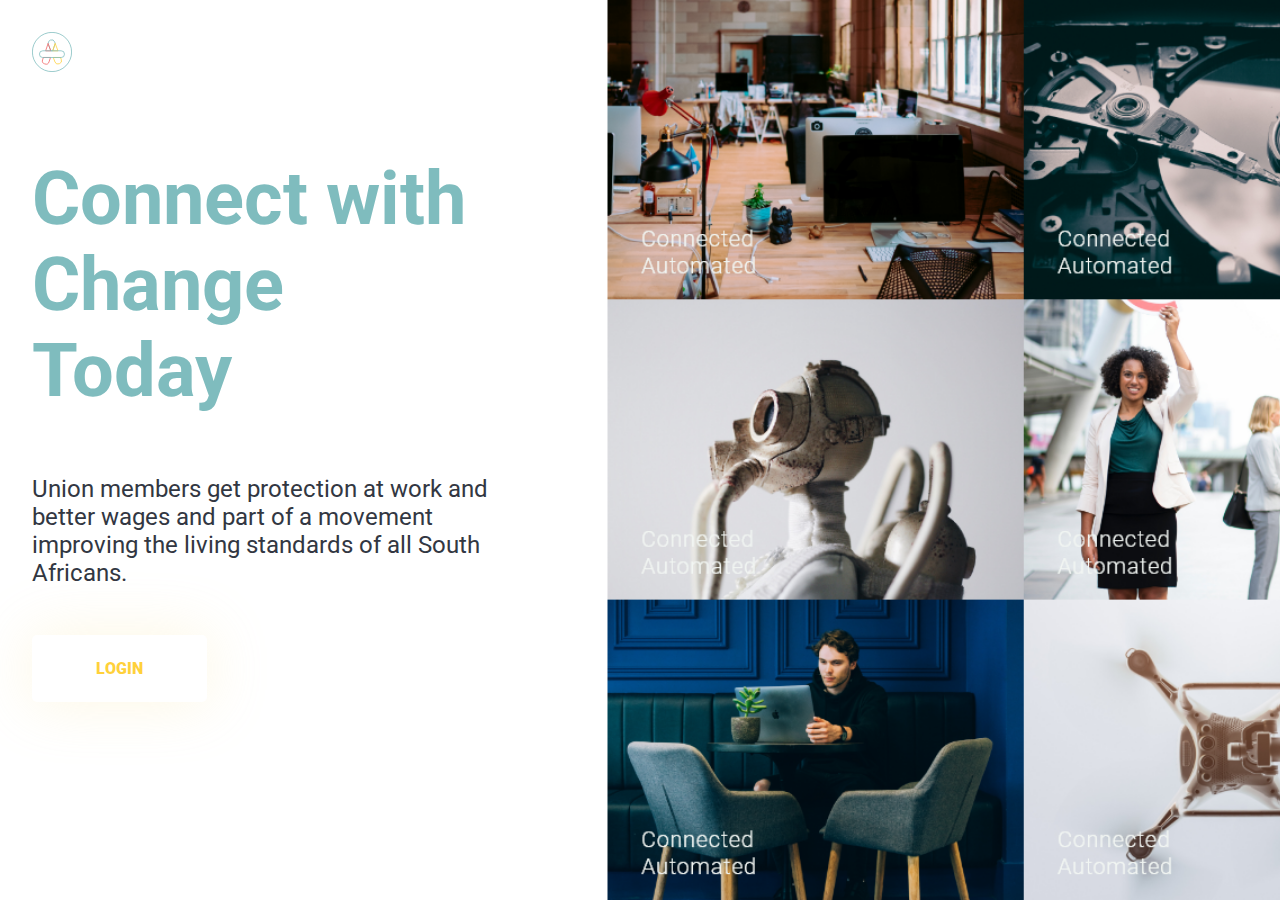
<file: index.html>
<!DOCTYPE html>
<html lang="en">
<head>
    <meta charset="UTF-8">
    <meta name="viewport" content="width=device-width, initial-scale=1.0">
    <meta http-equiv="X-UA-Compatible" content="ie=edge">
    <title>Registration: Personal Infomation</title>
    <link rel="stylesheet" href="css/style.css">
    <link href="https://fonts.googleapis.com/css?family=Roboto" rel="stylesheet"> 
</head>
<body>
    <section class="banner">
        <img src="img/icons/logo.svg" alt="logo">
        <article>
            <h2>Connect with Change Today</h2>
            <p>Union members get protection at work and better wages and part of a movement improving the living standards of all South Africans.</p>
            <a href="personal.html">Login</a>
        </article>
    </section>
</body>
</html>
</file>
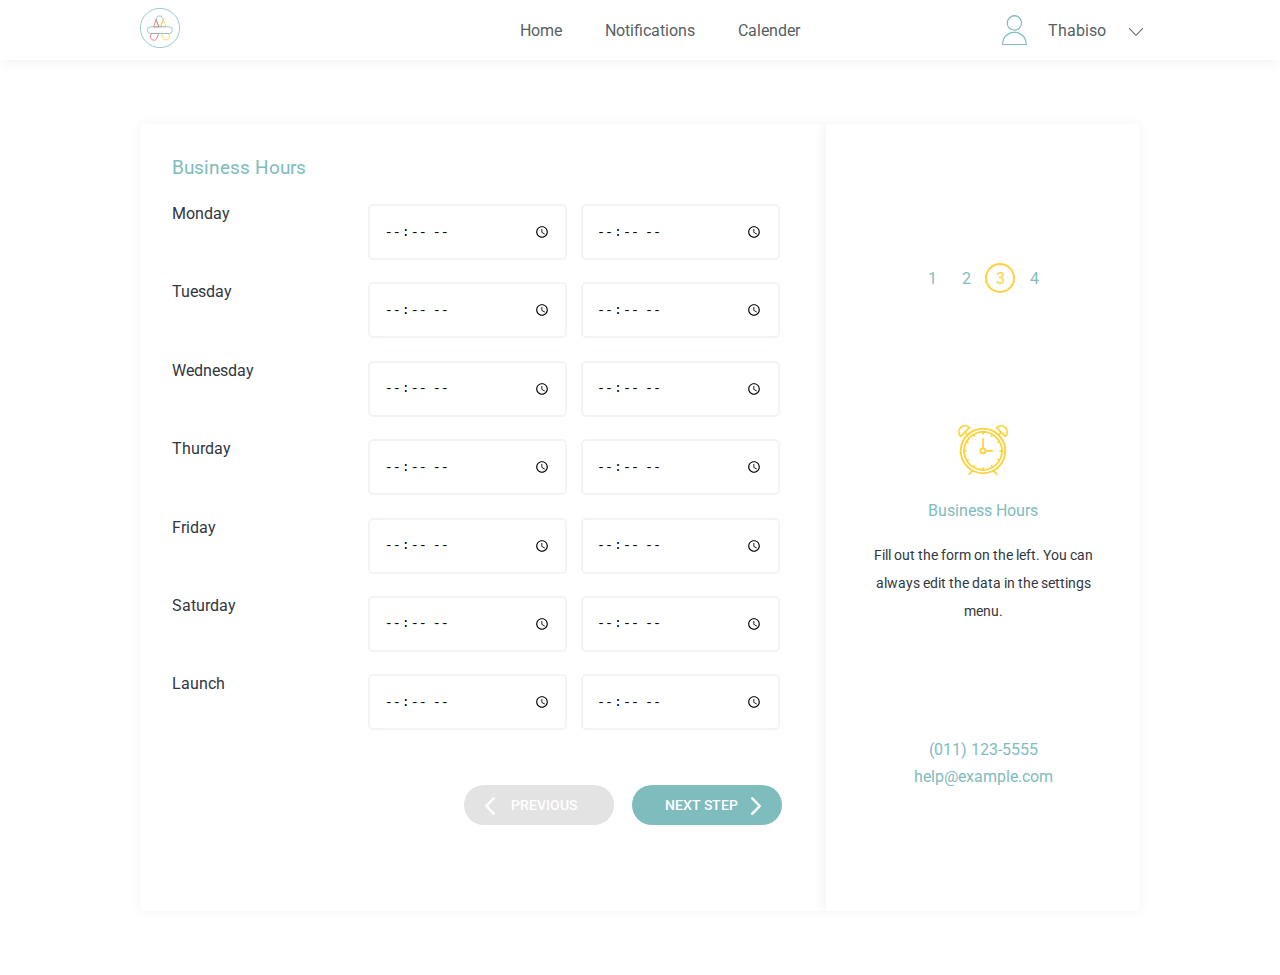
<file: businesshours.html>
<!DOCTYPE html>
<html lang="en">
<head>
    <meta charset="UTF-8">
    <meta name="viewport" content="width=device-width, initial-scale=1.0">
    <meta http-equiv="X-UA-Compatible" content="ie=edge">
    <title>Registration: Company Infomation</title>
    <link rel="stylesheet" href="css/style.css">
    <link href="https://fonts.googleapis.com/css?family=Roboto" rel="stylesheet"> 
</head>

<body>
    <header class="main-header">
        <nav class="main-nav">
            <a class="logo" href="index.html">
                <img src="img/icons/logo.svg" alt="logo">   
             </a>
            <a href="#">
                <svg xmlns="http://www.w3.org/2000/svg" viewBox="0 0 47.083 40">
                    <path d="M19.9 40H6.024V21.082l-4.275-.007h-.018A1.671 1.671 0 0 1 .1 20.006a1.678 1.678 0 0 1 .488-1.848l.012-.006L21.33.978c1.861-1.556 3.241-1.029 4.439.015l20.7 17.161a1.624 1.624 0 0 1 .526 1.8 1.692 1.692 0 0 1-1.666 1.127h-4.272V40H27.176l.022-.634c0-.028 0-.052.006-.07V33.02a1.12 1.12 0 0 0-1.119-1.119h-5.09a1.12 1.12 0 0 0-1.119 1.119v6.28c0 .019 0 .043.006.07zM7.25 38.774h11.4V33.02a2.347 2.347 0 0 1 2.345-2.345h5.091a2.347 2.347 0 0 1 2.344 2.345v5.758h11.4V19.857h5.5a.438.438 0 0 0 .388-.738L24.986 1.936c-1.028-.856-1.588-1.131-2.9.007l-20.7 17.15a.438.438 0 0 0 .348.756l5.518.01z" fill="#a2b3bb"/>
                </svg>
                <span>Home</span>
            </a>
            <a href="#">
                <svg xmlns="http://www.w3.org/2000/svg" viewBox="0 0 39.273 40">
                    <path d="M39.273 7.273a7.273 7.273 0 0 0-14.21-2.182H3.807A3.812 3.812 0 0 0 0 8.9v27.292A3.812 3.812 0 0 0 3.807 40H31.1a3.812 3.812 0 0 0 3.807-3.807V13.934a7.281 7.281 0 0 0 4.366-6.661zm-5.818 28.92a2.355 2.355 0 0 1-2.355 2.352H3.807a2.355 2.355 0 0 1-2.353-2.353V8.9a2.355 2.355 0 0 1 2.353-2.355h20.957a7.578 7.578 0 0 0-.036.727 7.273 7.273 0 0 0 8.727 7.128zm.476-23.438a6.096 6.096 0 0 1-.436.135l-.079.02q-.193.049-.388.085c-.067.012-.135.021-.2.031-.1.015-.2.029-.293.039a6.21 6.21 0 0 1-.531.026 5.841 5.841 0 1 1 1.93-.336z" fill="#a2b3bb"/>
                </svg>
                <span>Notifications</span>
            </a>
            <a href="#">
                <svg xmlns="http://www.w3.org/2000/svg" viewBox="0 0 40 40">
                    <path class="a" d="M36.667 23.768V6.667a3.337 3.337 0 0 0-3.333-3.333h-5V.833a.833.833 0 0 0-1.667 0v2.5h-15v-2.5a.833.833 0 1 0-1.667 0v2.5H3.333A3.337 3.337 0 0 0 0 6.667v26.666a3.337 3.337 0 0 0 3.333 3.333h20.435a9.163 9.163 0 1 0 12.9-12.9zm-35-17.1A1.669 1.669 0 0 1 3.333 5H10v1.667a1.667 1.667 0 1 0 1.667 1.667V5h15v1.667a1.667 1.667 0 1 0 1.667 1.667V5h5A1.669 1.669 0 0 1 35 6.667v5H1.667zM3.333 35a1.669 1.669 0 0 1-1.667-1.667v-20H35v9.345A9.15 9.15 0 0 0 22.679 35zm27.5 3.333a7.5 7.5 0 1 1 7.5-7.5 7.508 7.508 0 0 1-7.5 7.5z" fill="#a2b3bb"/>
                    <path class="a" d="M34.411 27.744l-5.244 5.244-1.911-1.911a.833.833 0 0 0-1.178 1.178l2.5 2.5a.833.833 0 0 0 1.178 0l5.833-5.833a.833.833 0 0 0-1.179-1.178z" fill="#a2b3bb"/>
                </svg>
                <span>Calender</span>
            </a>
            <a class="active" href="#">
                <svg xmlns="http://www.w3.org/2000/svg" viewBox="0 0 33.079 40">
                    <path d="M23.44 23.467l-.1-.046a14.586 14.586 0 0 0-.738-.314q-.408-.164-.829-.306a22.746 22.746 0 0 0-.67-.208c-.343-.1-.69-.19-1.047-.269a14.084 14.084 0 0 0-.368-.071l-.084-.016a14.588 14.588 0 0 0-.637-.11l-.061-.01H18.9l-.061-.008a14.608 14.608 0 0 0-.539-.073l-.627-.052a16.867 16.867 0 0 0-2.326.006l-.222.019-.1.008-.259.023c-.238.025-.475.058-.712.1l-.07.01c-.162.027-.323.057-.482.087-.177.032-.351.067-.526.1a16.817 16.817 0 0 0-1.754.497l-.166.06c-.509.181-1.015.389-1.5.617l-.131.062a16.687 16.687 0 0 0-9.417 14.98c0 .146.01.29.019.434l.034 1.011h32.955l.044-1c.01-.148.019-.295.019-.445a16.662 16.662 0 0 0-9.639-15.086zM1.616 38.377a15.043 15.043 0 0 1 8.56-13.368l.165-.065.019-.019c.4-.184.816-.352 1.236-.5l.133-.048a14.668 14.668 0 0 1 1.593-.453c.156-.033.312-.065.473-.095.128-.023.254-.048.383-.068l.063-.011c.231-.036.463-.07.694-.095l.528-.046a14.117 14.117 0 0 1 2.154 0l.514.043c.127.015.254.032.408.054l.185.027c.193.028.386.062.58.1l.09.017c.109.02.217.041.32.063a17.252 17.252 0 0 1 1.548.431q.378.127.747.274t.7.3l.04.019a15.034 15.034 0 0 1 8.715 13.442H1.616zm10.931-18.479c.121.051.246.1.372.14l.263.1c.1.039.2.077.306.11a10.2 10.2 0 0 0 2.994.469h.082a10.21 10.21 0 0 0 1.041-.054c.116-.011.229-.03.343-.049l.253-.038c.142-.019.284-.04.433-.069.1-.021.2-.048.3-.075l.276-.071c.137-.033.273-.067.408-.109.084-.027.166-.058.248-.089l.222-.08c.158-.055.318-.112.478-.179a5.11 5.11 0 0 0 .183-.085l.072-.036c.219-.1.437-.2.653-.316l.141-.084c.242-.138.484-.281.729-.449.127-.086.248-.183.368-.278l.414-.323a10.3 10.3 0 0 0 3.745-7.889v-.086a10.3 10.3 0 0 0-20.589-.652l-.006.132a6.787 6.787 0 0 0-.023.518 10.337 10.337 0 0 0 6.294 9.542zM7.886 9.951l.01-.146a8.69 8.69 0 0 1 17.365.477v.085a8.748 8.748 0 0 1-3.172 6.725l-.384.294c-.086.07-.172.14-.28.214-.194.132-.4.251-.607.37l-.116.071a7.99 7.99 0 0 1-.549.263l-.214.1c-.123.051-.252.1-.38.14l-.267.1c-.052.019-.1.041-.155.056-.1.031-.2.054-.3.08l-.322.083c-.07.019-.138.038-.2.051-.107.021-.217.036-.326.051l-.307.046a2.93 2.93 0 0 1-.232.034c-.269.028-.54.044-.814.046h-.078a8.619 8.619 0 0 1-2.583-.394c-.072-.023-.142-.051-.212-.078l-.3-.111a12.78 12.78 0 0 1-.279-.1 8.723 8.723 0 0 1-5.309-8.047c-.01-.142.001-.276.011-.41z" fill="#a2b3bb"/>
                </svg>
                <span>Thabiso <img src="img/icons/arrow-down.svg" alt="open"></span>
            </a>
        </nav>
    </header>
    <main>
        <section class="information">
            <article class="wrapper">
                <header class="title">
                    <h2>Business Hours</h2>
                    <img src="img/icons/arrow-right.svg" alt="next">
                </header>
            </article>
            <aside class="sidebar">
                    <article class="wrapper">
                        <div class="pagination">
                            <a href="#">1</a>
                            <a href="#">2</a>
                            <a class="active" href="#">3</a>
                            <a href="#">4</a>
                            <span></span>
                        </div>
                        <div class="card">
                            <span></span>
                            <img src="img/icons/clock.svg" alt="clock">
                            <h4>Business Hours</h4>
                            <p>Fill out the form on the left. You can always edit the data in the settings menu.</p>
                            <span></span>
                        </div>
                        <div class="contact">
                            <span>(011) 123-5555</span>
                            <span>help@example.com</span>
                        </div>
                    </article>
                </aside>
            <form class="business">
                <article class="wrapper">
                        <label for="day">
                            Monday
                            <div class="hours">
                                <input type="time" name="time" value="09:00pm" placeholder="09:00am">
                                <input type="time" name="time" placeholder="17:00pm">
                            </div>
                        </label>
                        <label for="day">
                            Tuesday
                            <div class="hours">
                                <input type="time" name="time" placeholder="09:00am">
                                <input type="time" name="time" placeholder="17:00pm">
                            </div>
                        </label>
                        <label for="day">
                            Wednesday
                            <div class="hours">
                                <input type="time" name="time" placeholder="09:00am">
                                <input type="time" name="time" placeholder="17:00pm">
                            </div>
                        </label>
                        <label for="day">
                            Thurday
                            <div class="hours">
                                <input type="time" name="time" placeholder="09:00am">
                                <input type="time" name="time" placeholder="17:00pm">
                            </div>
                        </label>
                        <label for="day">
                            Friday
                            <div class="hours">
                                <input type="time" name="time" placeholder="09:00am">
                                <input type="time" name="time" placeholder="17:00pm">
                            </div>
                        </label>
                        <label for="day">
                            Saturday
                            <div class="hours">
                                <input type="time" name="time" placeholder="09:00am">
                                <input type="time" name="time" placeholder="17:00pm">
                            </div>
                        </label>
                        <label for="day">
                            Launch
                            <div class="hours">
                                <input type="time" name="time" placeholder="09:00am">
                                <input type="time" name="time" placeholder="17:00pm">
                            </div>
                        </label>
                        <div class="pagination">
                            <a class="previous" href="company.html"><img src="img/icons/arrow-left.svg" alt="next">Previous</a>
                            <a class="next" href="emailsetup.html">Next Step<img src="img/icons/arrow-right-white.svg" alt="previous"></a>
                        </div>
                </article>
            </form>
        </section>
    </main>
</body>
</html>
</file>
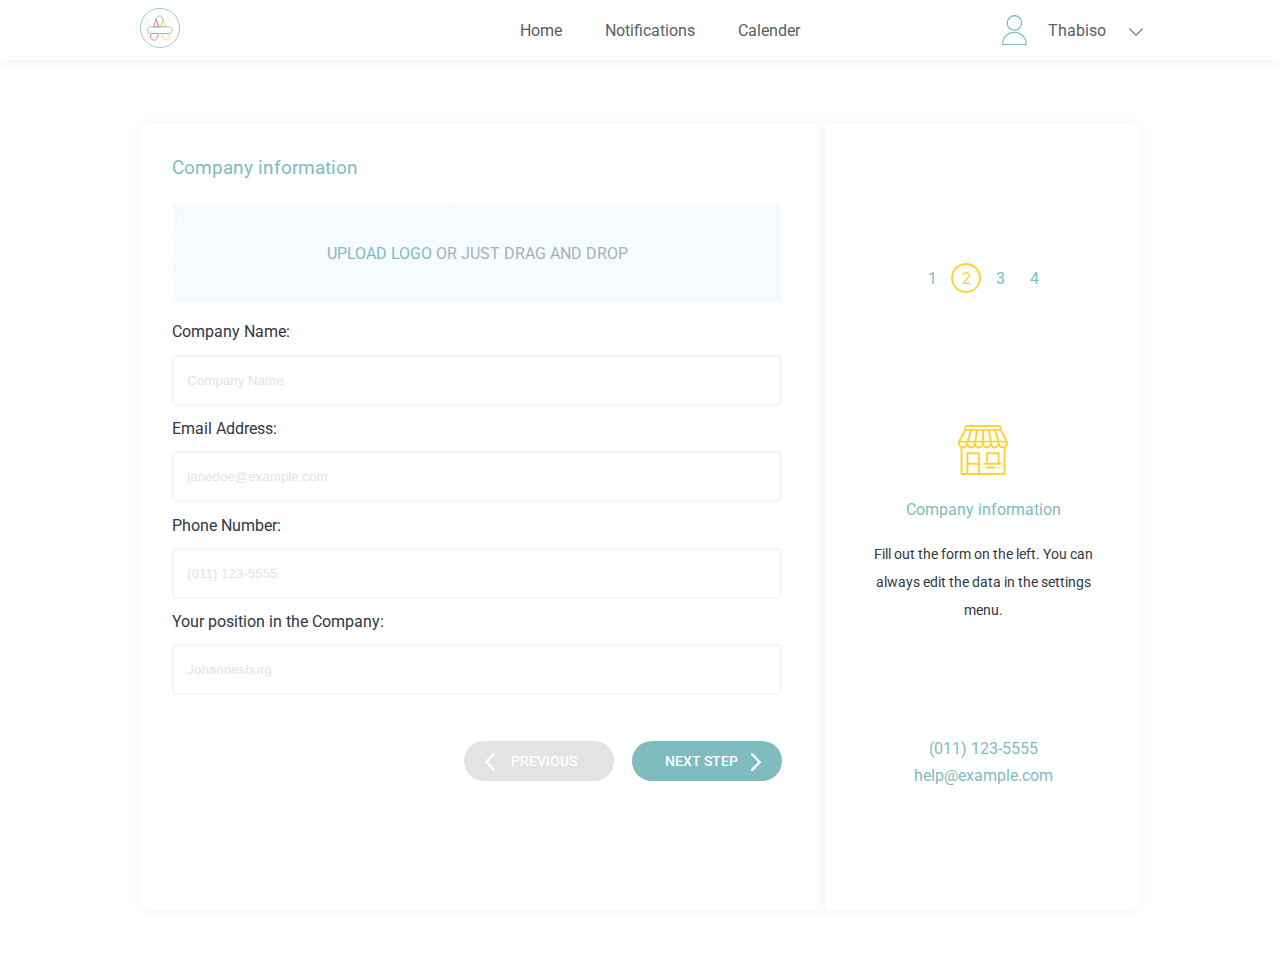
<file: company.html>
<!DOCTYPE html>
<html lang="en">
<head>
    <meta charset="UTF-8">
    <meta name="viewport" content="width=device-width, initial-scale=1.0">
    <meta http-equiv="X-UA-Compatible" content="ie=edge">
    <title>Registration: Company Infomation</title>
    <link rel="stylesheet" href="css/style.css">
    <link href="https://fonts.googleapis.com/css?family=Roboto" rel="stylesheet"> 
</head>

<body>
    <header class="main-header">
        <nav class="main-nav">
            <a class="logo" href="index.html">
                <img src="img/icons/logo.svg" alt="logo">   
             </a>
            <a href="index.html">
                <svg xmlns="http://www.w3.org/2000/svg" viewBox="0 0 47.083 40">
                    <path d="M19.9 40H6.024V21.082l-4.275-.007h-.018A1.671 1.671 0 0 1 .1 20.006a1.678 1.678 0 0 1 .488-1.848l.012-.006L21.33.978c1.861-1.556 3.241-1.029 4.439.015l20.7 17.161a1.624 1.624 0 0 1 .526 1.8 1.692 1.692 0 0 1-1.666 1.127h-4.272V40H27.176l.022-.634c0-.028 0-.052.006-.07V33.02a1.12 1.12 0 0 0-1.119-1.119h-5.09a1.12 1.12 0 0 0-1.119 1.119v6.28c0 .019 0 .043.006.07zM7.25 38.774h11.4V33.02a2.347 2.347 0 0 1 2.345-2.345h5.091a2.347 2.347 0 0 1 2.344 2.345v5.758h11.4V19.857h5.5a.438.438 0 0 0 .388-.738L24.986 1.936c-1.028-.856-1.588-1.131-2.9.007l-20.7 17.15a.438.438 0 0 0 .348.756l5.518.01z" fill="#a2b3bb"/>
                </svg>
                <span>Home</span>
            </a>
            <a href="#">
                <svg xmlns="http://www.w3.org/2000/svg" viewBox="0 0 39.273 40">
                    <path d="M39.273 7.273a7.273 7.273 0 0 0-14.21-2.182H3.807A3.812 3.812 0 0 0 0 8.9v27.292A3.812 3.812 0 0 0 3.807 40H31.1a3.812 3.812 0 0 0 3.807-3.807V13.934a7.281 7.281 0 0 0 4.366-6.661zm-5.818 28.92a2.355 2.355 0 0 1-2.355 2.352H3.807a2.355 2.355 0 0 1-2.353-2.353V8.9a2.355 2.355 0 0 1 2.353-2.355h20.957a7.578 7.578 0 0 0-.036.727 7.273 7.273 0 0 0 8.727 7.128zm.476-23.438a6.096 6.096 0 0 1-.436.135l-.079.02q-.193.049-.388.085c-.067.012-.135.021-.2.031-.1.015-.2.029-.293.039a6.21 6.21 0 0 1-.531.026 5.841 5.841 0 1 1 1.93-.336z" fill="#a2b3bb"/>
                </svg>
                <span>Notifications</span>
            </a>
            <a href="#">
                <svg xmlns="http://www.w3.org/2000/svg" viewBox="0 0 40 40">
                    <path class="a" d="M36.667 23.768V6.667a3.337 3.337 0 0 0-3.333-3.333h-5V.833a.833.833 0 0 0-1.667 0v2.5h-15v-2.5a.833.833 0 1 0-1.667 0v2.5H3.333A3.337 3.337 0 0 0 0 6.667v26.666a3.337 3.337 0 0 0 3.333 3.333h20.435a9.163 9.163 0 1 0 12.9-12.9zm-35-17.1A1.669 1.669 0 0 1 3.333 5H10v1.667a1.667 1.667 0 1 0 1.667 1.667V5h15v1.667a1.667 1.667 0 1 0 1.667 1.667V5h5A1.669 1.669 0 0 1 35 6.667v5H1.667zM3.333 35a1.669 1.669 0 0 1-1.667-1.667v-20H35v9.345A9.15 9.15 0 0 0 22.679 35zm27.5 3.333a7.5 7.5 0 1 1 7.5-7.5 7.508 7.508 0 0 1-7.5 7.5z" fill="#a2b3bb"/>
                    <path class="a" d="M34.411 27.744l-5.244 5.244-1.911-1.911a.833.833 0 0 0-1.178 1.178l2.5 2.5a.833.833 0 0 0 1.178 0l5.833-5.833a.833.833 0 0 0-1.179-1.178z" fill="#a2b3bb"/>
                </svg>
                <span>Calender</span>
            </a>
            <a class="active" href="#">
                <svg xmlns="http://www.w3.org/2000/svg" viewBox="0 0 33.079 40">
                    <path d="M23.44 23.467l-.1-.046a14.586 14.586 0 0 0-.738-.314q-.408-.164-.829-.306a22.746 22.746 0 0 0-.67-.208c-.343-.1-.69-.19-1.047-.269a14.084 14.084 0 0 0-.368-.071l-.084-.016a14.588 14.588 0 0 0-.637-.11l-.061-.01H18.9l-.061-.008a14.608 14.608 0 0 0-.539-.073l-.627-.052a16.867 16.867 0 0 0-2.326.006l-.222.019-.1.008-.259.023c-.238.025-.475.058-.712.1l-.07.01c-.162.027-.323.057-.482.087-.177.032-.351.067-.526.1a16.817 16.817 0 0 0-1.754.497l-.166.06c-.509.181-1.015.389-1.5.617l-.131.062a16.687 16.687 0 0 0-9.417 14.98c0 .146.01.29.019.434l.034 1.011h32.955l.044-1c.01-.148.019-.295.019-.445a16.662 16.662 0 0 0-9.639-15.086zM1.616 38.377a15.043 15.043 0 0 1 8.56-13.368l.165-.065.019-.019c.4-.184.816-.352 1.236-.5l.133-.048a14.668 14.668 0 0 1 1.593-.453c.156-.033.312-.065.473-.095.128-.023.254-.048.383-.068l.063-.011c.231-.036.463-.07.694-.095l.528-.046a14.117 14.117 0 0 1 2.154 0l.514.043c.127.015.254.032.408.054l.185.027c.193.028.386.062.58.1l.09.017c.109.02.217.041.32.063a17.252 17.252 0 0 1 1.548.431q.378.127.747.274t.7.3l.04.019a15.034 15.034 0 0 1 8.715 13.442H1.616zm10.931-18.479c.121.051.246.1.372.14l.263.1c.1.039.2.077.306.11a10.2 10.2 0 0 0 2.994.469h.082a10.21 10.21 0 0 0 1.041-.054c.116-.011.229-.03.343-.049l.253-.038c.142-.019.284-.04.433-.069.1-.021.2-.048.3-.075l.276-.071c.137-.033.273-.067.408-.109.084-.027.166-.058.248-.089l.222-.08c.158-.055.318-.112.478-.179a5.11 5.11 0 0 0 .183-.085l.072-.036c.219-.1.437-.2.653-.316l.141-.084c.242-.138.484-.281.729-.449.127-.086.248-.183.368-.278l.414-.323a10.3 10.3 0 0 0 3.745-7.889v-.086a10.3 10.3 0 0 0-20.589-.652l-.006.132a6.787 6.787 0 0 0-.023.518 10.337 10.337 0 0 0 6.294 9.542zM7.886 9.951l.01-.146a8.69 8.69 0 0 1 17.365.477v.085a8.748 8.748 0 0 1-3.172 6.725l-.384.294c-.086.07-.172.14-.28.214-.194.132-.4.251-.607.37l-.116.071a7.99 7.99 0 0 1-.549.263l-.214.1c-.123.051-.252.1-.38.14l-.267.1c-.052.019-.1.041-.155.056-.1.031-.2.054-.3.08l-.322.083c-.07.019-.138.038-.2.051-.107.021-.217.036-.326.051l-.307.046a2.93 2.93 0 0 1-.232.034c-.269.028-.54.044-.814.046h-.078a8.619 8.619 0 0 1-2.583-.394c-.072-.023-.142-.051-.212-.078l-.3-.111a12.78 12.78 0 0 1-.279-.1 8.723 8.723 0 0 1-5.309-8.047c-.01-.142.001-.276.011-.41z" fill="#a2b3bb"/>
                </svg>
                <span>Thabiso <img src="img/icons/arrow-down.svg" alt="open"></span>
            </a>
        </nav>
    </header>
    <main>
        <section class="information">
            <article class="wrapper">
                <header class="title">
                    <h2>Company information</h2>
                    <img src="img/icons/arrow-right.svg" alt="next">
                </header>
            </article>
            <aside class="sidebar">
                    <article class="wrapper">
                        <div class="pagination">
                            <a href="#">1</a>
                            <a class="active" href="#">2</a>
                            <a href="#">3</a>
                            <a href="#">4</a>
                            <span></span>
                        </div>
                        <div class="card">
                            <span></span>
                            <img src="img/icons/building.svg" alt="company">
                            <h4>Company information</h4>
                            <p>Fill out the form on the left. You can always edit the data in the settings menu.</p>
                            <span></span>
                        </div>
                        <div class="contact">
                            <span>(011) 123-5555</span>
                            <span>help@example.com</span>
                        </div>
                    </article>
                </aside>
            <form class="company">
                <article class="wrapper">
                    <div id="box" class="box">
                       <p>UPLOAD LOGO <span>OR JUST DRAG AND DROP</span></p>
                       <input id="upload" type="file" name="file" accept="image/*">
                    </div>
                        <label for="Name">
                            Company Name:
                            <input type="text" name="name" placeholder="Company Name">
                        </label>
                        <label for="email">
                            Email Address:
                            <input type="email" name="email" placeholder="janedoe@example.com">
                        </label>
                        <label for="phone">
                            Phone Number:
                            <input type="tel" name="phone" placeholder="(011) 123-5555">
                        </label>
                        <label for="location">
                           Your position in the Company:
                            <input type="text" name="location" placeholder="Johannesburg">
                        </label>
                        <div class="pagination">
                            <a class="previous" href="personal.html"><img src="img/icons/arrow-left.svg" alt="next">Previous</a>
                            <a class="next" href="businesshours.html">Next Step<img src="img/icons/arrow-right-white.svg" alt="previous"></a>
                        </div>
                </article>
            </form>
        </section>
    </main>
</body>
</html>
</file>
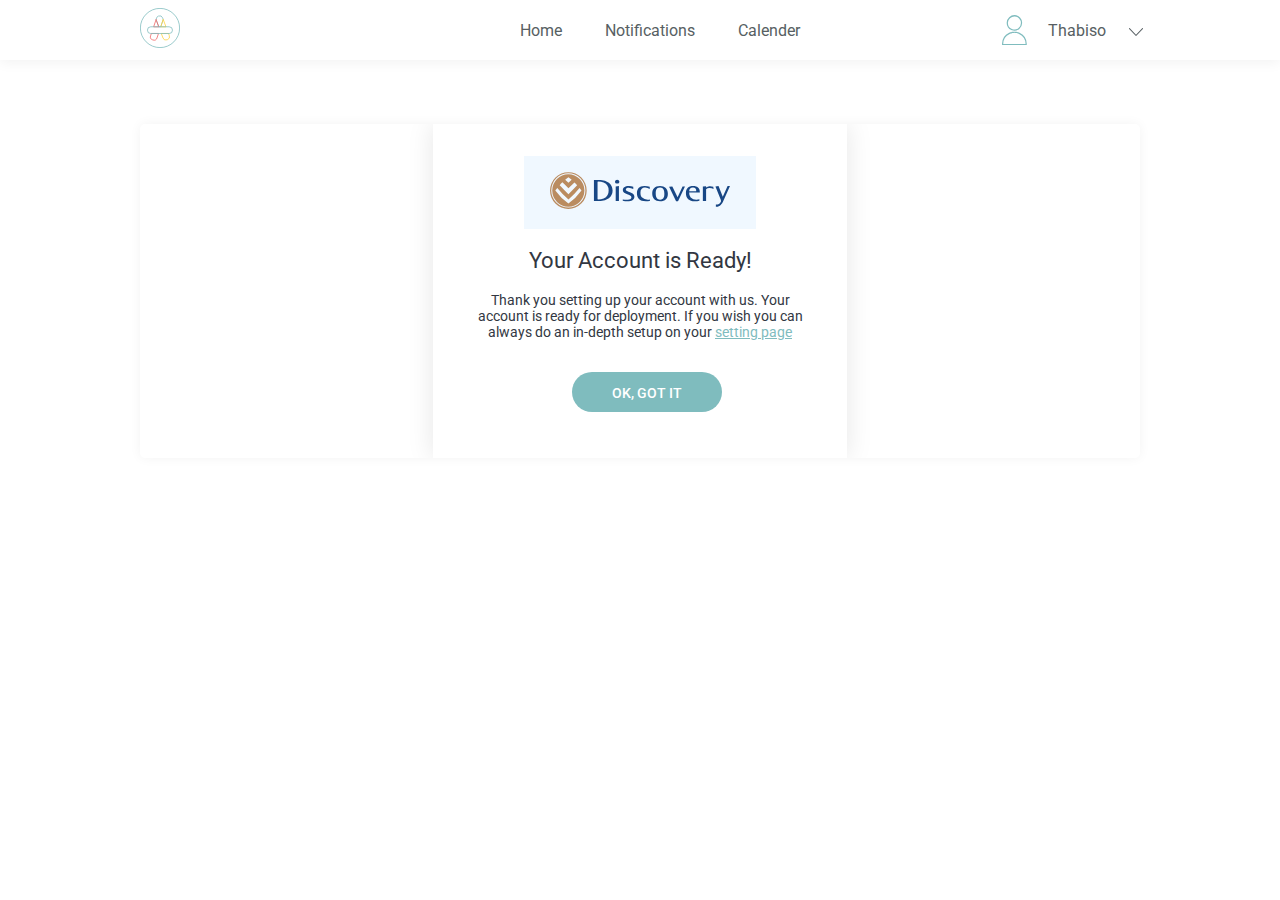
<file: confirmation.html>
<!DOCTYPE html>
<html lang="en">
<head>
    <meta charset="UTF-8">
    <meta name="viewport" content="width=device-width, initial-scale=1.0">
    <meta http-equiv="X-UA-Compatible" content="ie=edge">
    <title>Registration: Company Infomation</title>
    <link rel="stylesheet" href="css/style.css">
    <link href="https://fonts.googleapis.com/css?family=Roboto" rel="stylesheet"> 
</head>

<body>
    <header class="main-header">
        <nav class="main-nav">
            <a class="logo" href="index.html">
               <img src="img/icons/logo.svg" alt="logo">   
            </a>
            <a href="index.html">
                <svg xmlns="http://www.w3.org/2000/svg" viewBox="0 0 47.083 40">
                    <path d="M19.9 40H6.024V21.082l-4.275-.007h-.018A1.671 1.671 0 0 1 .1 20.006a1.678 1.678 0 0 1 .488-1.848l.012-.006L21.33.978c1.861-1.556 3.241-1.029 4.439.015l20.7 17.161a1.624 1.624 0 0 1 .526 1.8 1.692 1.692 0 0 1-1.666 1.127h-4.272V40H27.176l.022-.634c0-.028 0-.052.006-.07V33.02a1.12 1.12 0 0 0-1.119-1.119h-5.09a1.12 1.12 0 0 0-1.119 1.119v6.28c0 .019 0 .043.006.07zM7.25 38.774h11.4V33.02a2.347 2.347 0 0 1 2.345-2.345h5.091a2.347 2.347 0 0 1 2.344 2.345v5.758h11.4V19.857h5.5a.438.438 0 0 0 .388-.738L24.986 1.936c-1.028-.856-1.588-1.131-2.9.007l-20.7 17.15a.438.438 0 0 0 .348.756l5.518.01z" fill="#a2b3bb"/>
                </svg>
                <span>Home</span>
            </a>
            <a href="#">
                <svg xmlns="http://www.w3.org/2000/svg" viewBox="0 0 39.273 40">
                    <path d="M39.273 7.273a7.273 7.273 0 0 0-14.21-2.182H3.807A3.812 3.812 0 0 0 0 8.9v27.292A3.812 3.812 0 0 0 3.807 40H31.1a3.812 3.812 0 0 0 3.807-3.807V13.934a7.281 7.281 0 0 0 4.366-6.661zm-5.818 28.92a2.355 2.355 0 0 1-2.355 2.352H3.807a2.355 2.355 0 0 1-2.353-2.353V8.9a2.355 2.355 0 0 1 2.353-2.355h20.957a7.578 7.578 0 0 0-.036.727 7.273 7.273 0 0 0 8.727 7.128zm.476-23.438a6.096 6.096 0 0 1-.436.135l-.079.02q-.193.049-.388.085c-.067.012-.135.021-.2.031-.1.015-.2.029-.293.039a6.21 6.21 0 0 1-.531.026 5.841 5.841 0 1 1 1.93-.336z" fill="#a2b3bb"/>
                </svg>
                <span>Notifications</span>
            </a>
            <a href="#">
                <svg xmlns="http://www.w3.org/2000/svg" viewBox="0 0 40 40">
                    <path class="a" d="M36.667 23.768V6.667a3.337 3.337 0 0 0-3.333-3.333h-5V.833a.833.833 0 0 0-1.667 0v2.5h-15v-2.5a.833.833 0 1 0-1.667 0v2.5H3.333A3.337 3.337 0 0 0 0 6.667v26.666a3.337 3.337 0 0 0 3.333 3.333h20.435a9.163 9.163 0 1 0 12.9-12.9zm-35-17.1A1.669 1.669 0 0 1 3.333 5H10v1.667a1.667 1.667 0 1 0 1.667 1.667V5h15v1.667a1.667 1.667 0 1 0 1.667 1.667V5h5A1.669 1.669 0 0 1 35 6.667v5H1.667zM3.333 35a1.669 1.669 0 0 1-1.667-1.667v-20H35v9.345A9.15 9.15 0 0 0 22.679 35zm27.5 3.333a7.5 7.5 0 1 1 7.5-7.5 7.508 7.508 0 0 1-7.5 7.5z" fill="#a2b3bb"/>
                    <path class="a" d="M34.411 27.744l-5.244 5.244-1.911-1.911a.833.833 0 0 0-1.178 1.178l2.5 2.5a.833.833 0 0 0 1.178 0l5.833-5.833a.833.833 0 0 0-1.179-1.178z" fill="#a2b3bb"/>
                </svg>
                <span>Calender</span>
            </a>
            <a class="active" href="#">
                <svg xmlns="http://www.w3.org/2000/svg" viewBox="0 0 33.079 40">
                    <path d="M23.44 23.467l-.1-.046a14.586 14.586 0 0 0-.738-.314q-.408-.164-.829-.306a22.746 22.746 0 0 0-.67-.208c-.343-.1-.69-.19-1.047-.269a14.084 14.084 0 0 0-.368-.071l-.084-.016a14.588 14.588 0 0 0-.637-.11l-.061-.01H18.9l-.061-.008a14.608 14.608 0 0 0-.539-.073l-.627-.052a16.867 16.867 0 0 0-2.326.006l-.222.019-.1.008-.259.023c-.238.025-.475.058-.712.1l-.07.01c-.162.027-.323.057-.482.087-.177.032-.351.067-.526.1a16.817 16.817 0 0 0-1.754.497l-.166.06c-.509.181-1.015.389-1.5.617l-.131.062a16.687 16.687 0 0 0-9.417 14.98c0 .146.01.29.019.434l.034 1.011h32.955l.044-1c.01-.148.019-.295.019-.445a16.662 16.662 0 0 0-9.639-15.086zM1.616 38.377a15.043 15.043 0 0 1 8.56-13.368l.165-.065.019-.019c.4-.184.816-.352 1.236-.5l.133-.048a14.668 14.668 0 0 1 1.593-.453c.156-.033.312-.065.473-.095.128-.023.254-.048.383-.068l.063-.011c.231-.036.463-.07.694-.095l.528-.046a14.117 14.117 0 0 1 2.154 0l.514.043c.127.015.254.032.408.054l.185.027c.193.028.386.062.58.1l.09.017c.109.02.217.041.32.063a17.252 17.252 0 0 1 1.548.431q.378.127.747.274t.7.3l.04.019a15.034 15.034 0 0 1 8.715 13.442H1.616zm10.931-18.479c.121.051.246.1.372.14l.263.1c.1.039.2.077.306.11a10.2 10.2 0 0 0 2.994.469h.082a10.21 10.21 0 0 0 1.041-.054c.116-.011.229-.03.343-.049l.253-.038c.142-.019.284-.04.433-.069.1-.021.2-.048.3-.075l.276-.071c.137-.033.273-.067.408-.109.084-.027.166-.058.248-.089l.222-.08c.158-.055.318-.112.478-.179a5.11 5.11 0 0 0 .183-.085l.072-.036c.219-.1.437-.2.653-.316l.141-.084c.242-.138.484-.281.729-.449.127-.086.248-.183.368-.278l.414-.323a10.3 10.3 0 0 0 3.745-7.889v-.086a10.3 10.3 0 0 0-20.589-.652l-.006.132a6.787 6.787 0 0 0-.023.518 10.337 10.337 0 0 0 6.294 9.542zM7.886 9.951l.01-.146a8.69 8.69 0 0 1 17.365.477v.085a8.748 8.748 0 0 1-3.172 6.725l-.384.294c-.086.07-.172.14-.28.214-.194.132-.4.251-.607.37l-.116.071a7.99 7.99 0 0 1-.549.263l-.214.1c-.123.051-.252.1-.38.14l-.267.1c-.052.019-.1.041-.155.056-.1.031-.2.054-.3.08l-.322.083c-.07.019-.138.038-.2.051-.107.021-.217.036-.326.051l-.307.046a2.93 2.93 0 0 1-.232.034c-.269.028-.54.044-.814.046h-.078a8.619 8.619 0 0 1-2.583-.394c-.072-.023-.142-.051-.212-.078l-.3-.111a12.78 12.78 0 0 1-.279-.1 8.723 8.723 0 0 1-5.309-8.047c-.01-.142.001-.276.011-.41z" fill="#a2b3bb"/>
                </svg>
                <span>Thabiso <img src="img/icons/arrow-down.svg" alt="open"></span>
            </a>
        </nav>
    </header>
    <main>
        <section class="information container">
            <form class="confirmation">
                <figure>
                    <img src="img/icons/discovery.svg" alt="logo">
                </figure>
                <h2>Your Account is Ready!</h2>
                <p>Thank you setting up your account with us. Your account is ready for deployment. If you wish you can always do an in-depth setup on your <a href="index.html">setting page</a></p>
                <div class="pagination">
                    <a class="next" href="index.html">Ok, Got it<img src="img/icons/arrow-right-white.svg" alt="previous"></a>
                </div>
            </form>
        </section>
    </main>
</body>
</html>
</file>
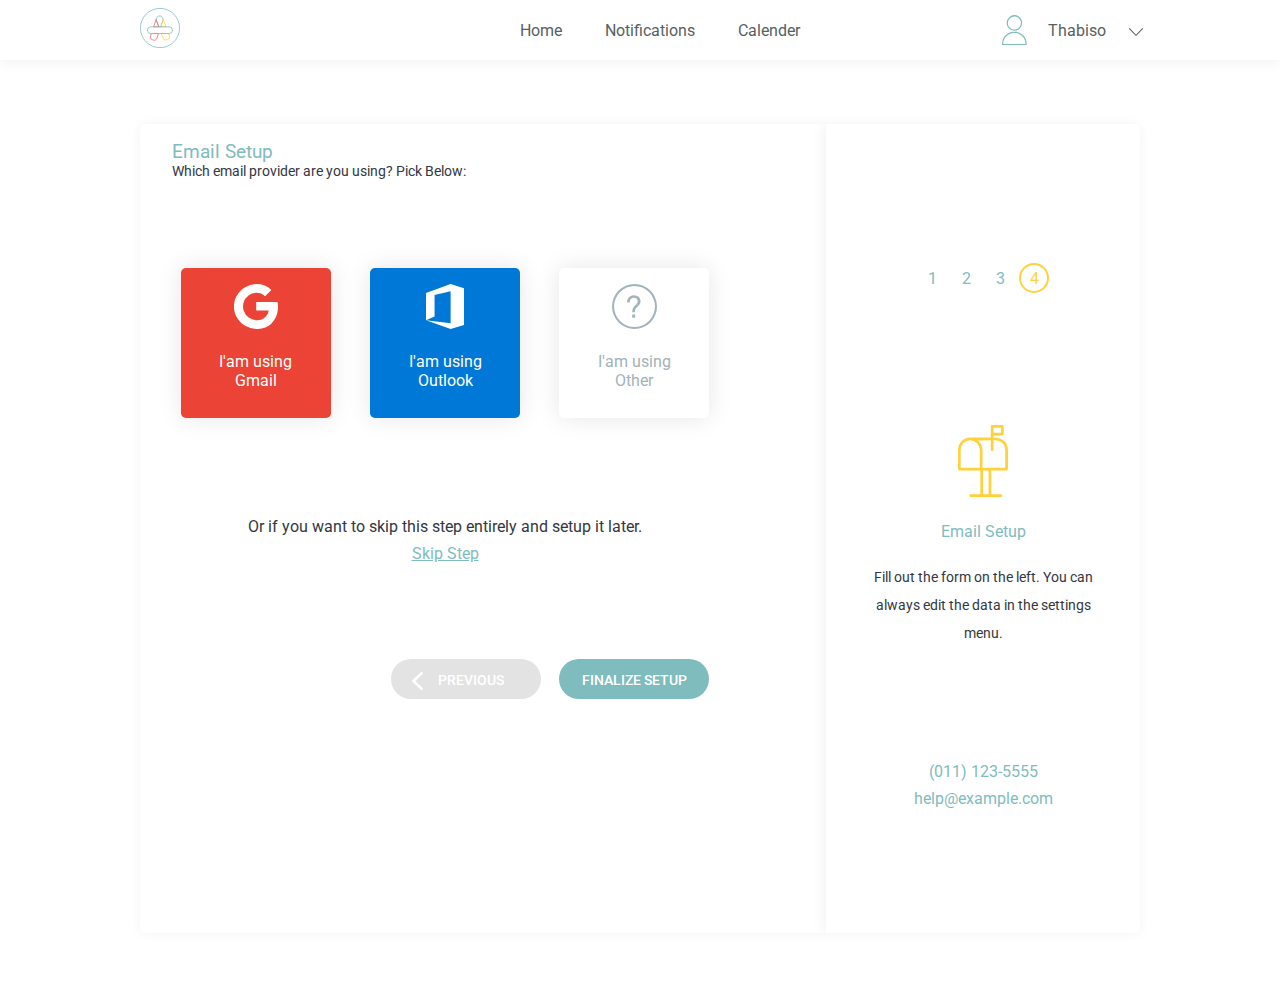
<file: emailsetup.html>
<!DOCTYPE html>
<html lang="en">
<head>
    <meta charset="UTF-8">
    <meta name="viewport" content="width=device-width, initial-scale=1.0">
    <meta http-equiv="X-UA-Compatible" content="ie=edge">
    <title>Registration: Company Infomation</title>
    <link rel="stylesheet" href="css/style.css">
    <link href="https://fonts.googleapis.com/css?family=Roboto" rel="stylesheet"> 
</head>

<body>
    <header class="main-header">
        <nav class="main-nav">
            <a class="logo" href="index.html">
                <img src="img/icons/logo.svg" alt="logo">   
             </a>  
            </a>
            <a href="index.html">
                <svg xmlns="http://www.w3.org/2000/svg" viewBox="0 0 47.083 40">
                    <path d="M19.9 40H6.024V21.082l-4.275-.007h-.018A1.671 1.671 0 0 1 .1 20.006a1.678 1.678 0 0 1 .488-1.848l.012-.006L21.33.978c1.861-1.556 3.241-1.029 4.439.015l20.7 17.161a1.624 1.624 0 0 1 .526 1.8 1.692 1.692 0 0 1-1.666 1.127h-4.272V40H27.176l.022-.634c0-.028 0-.052.006-.07V33.02a1.12 1.12 0 0 0-1.119-1.119h-5.09a1.12 1.12 0 0 0-1.119 1.119v6.28c0 .019 0 .043.006.07zM7.25 38.774h11.4V33.02a2.347 2.347 0 0 1 2.345-2.345h5.091a2.347 2.347 0 0 1 2.344 2.345v5.758h11.4V19.857h5.5a.438.438 0 0 0 .388-.738L24.986 1.936c-1.028-.856-1.588-1.131-2.9.007l-20.7 17.15a.438.438 0 0 0 .348.756l5.518.01z" fill="#a2b3bb"/>
                </svg>
                <span>Home</span>
            </a>
            <a href="#">
                <svg xmlns="http://www.w3.org/2000/svg" viewBox="0 0 39.273 40">
                    <path d="M39.273 7.273a7.273 7.273 0 0 0-14.21-2.182H3.807A3.812 3.812 0 0 0 0 8.9v27.292A3.812 3.812 0 0 0 3.807 40H31.1a3.812 3.812 0 0 0 3.807-3.807V13.934a7.281 7.281 0 0 0 4.366-6.661zm-5.818 28.92a2.355 2.355 0 0 1-2.355 2.352H3.807a2.355 2.355 0 0 1-2.353-2.353V8.9a2.355 2.355 0 0 1 2.353-2.355h20.957a7.578 7.578 0 0 0-.036.727 7.273 7.273 0 0 0 8.727 7.128zm.476-23.438a6.096 6.096 0 0 1-.436.135l-.079.02q-.193.049-.388.085c-.067.012-.135.021-.2.031-.1.015-.2.029-.293.039a6.21 6.21 0 0 1-.531.026 5.841 5.841 0 1 1 1.93-.336z" fill="#a2b3bb"/>
                </svg>
                <span>Notifications</span>
            </a>
            <a href="#">
                <svg xmlns="http://www.w3.org/2000/svg" viewBox="0 0 40 40">
                    <path class="a" d="M36.667 23.768V6.667a3.337 3.337 0 0 0-3.333-3.333h-5V.833a.833.833 0 0 0-1.667 0v2.5h-15v-2.5a.833.833 0 1 0-1.667 0v2.5H3.333A3.337 3.337 0 0 0 0 6.667v26.666a3.337 3.337 0 0 0 3.333 3.333h20.435a9.163 9.163 0 1 0 12.9-12.9zm-35-17.1A1.669 1.669 0 0 1 3.333 5H10v1.667a1.667 1.667 0 1 0 1.667 1.667V5h15v1.667a1.667 1.667 0 1 0 1.667 1.667V5h5A1.669 1.669 0 0 1 35 6.667v5H1.667zM3.333 35a1.669 1.669 0 0 1-1.667-1.667v-20H35v9.345A9.15 9.15 0 0 0 22.679 35zm27.5 3.333a7.5 7.5 0 1 1 7.5-7.5 7.508 7.508 0 0 1-7.5 7.5z" fill="#a2b3bb"/>
                    <path class="a" d="M34.411 27.744l-5.244 5.244-1.911-1.911a.833.833 0 0 0-1.178 1.178l2.5 2.5a.833.833 0 0 0 1.178 0l5.833-5.833a.833.833 0 0 0-1.179-1.178z" fill="#a2b3bb"/>
                </svg>
                <span>Calender</span>
            </a>
            <a class="active" href="#">
                <svg xmlns="http://www.w3.org/2000/svg" viewBox="0 0 33.079 40">
                    <path d="M23.44 23.467l-.1-.046a14.586 14.586 0 0 0-.738-.314q-.408-.164-.829-.306a22.746 22.746 0 0 0-.67-.208c-.343-.1-.69-.19-1.047-.269a14.084 14.084 0 0 0-.368-.071l-.084-.016a14.588 14.588 0 0 0-.637-.11l-.061-.01H18.9l-.061-.008a14.608 14.608 0 0 0-.539-.073l-.627-.052a16.867 16.867 0 0 0-2.326.006l-.222.019-.1.008-.259.023c-.238.025-.475.058-.712.1l-.07.01c-.162.027-.323.057-.482.087-.177.032-.351.067-.526.1a16.817 16.817 0 0 0-1.754.497l-.166.06c-.509.181-1.015.389-1.5.617l-.131.062a16.687 16.687 0 0 0-9.417 14.98c0 .146.01.29.019.434l.034 1.011h32.955l.044-1c.01-.148.019-.295.019-.445a16.662 16.662 0 0 0-9.639-15.086zM1.616 38.377a15.043 15.043 0 0 1 8.56-13.368l.165-.065.019-.019c.4-.184.816-.352 1.236-.5l.133-.048a14.668 14.668 0 0 1 1.593-.453c.156-.033.312-.065.473-.095.128-.023.254-.048.383-.068l.063-.011c.231-.036.463-.07.694-.095l.528-.046a14.117 14.117 0 0 1 2.154 0l.514.043c.127.015.254.032.408.054l.185.027c.193.028.386.062.58.1l.09.017c.109.02.217.041.32.063a17.252 17.252 0 0 1 1.548.431q.378.127.747.274t.7.3l.04.019a15.034 15.034 0 0 1 8.715 13.442H1.616zm10.931-18.479c.121.051.246.1.372.14l.263.1c.1.039.2.077.306.11a10.2 10.2 0 0 0 2.994.469h.082a10.21 10.21 0 0 0 1.041-.054c.116-.011.229-.03.343-.049l.253-.038c.142-.019.284-.04.433-.069.1-.021.2-.048.3-.075l.276-.071c.137-.033.273-.067.408-.109.084-.027.166-.058.248-.089l.222-.08c.158-.055.318-.112.478-.179a5.11 5.11 0 0 0 .183-.085l.072-.036c.219-.1.437-.2.653-.316l.141-.084c.242-.138.484-.281.729-.449.127-.086.248-.183.368-.278l.414-.323a10.3 10.3 0 0 0 3.745-7.889v-.086a10.3 10.3 0 0 0-20.589-.652l-.006.132a6.787 6.787 0 0 0-.023.518 10.337 10.337 0 0 0 6.294 9.542zM7.886 9.951l.01-.146a8.69 8.69 0 0 1 17.365.477v.085a8.748 8.748 0 0 1-3.172 6.725l-.384.294c-.086.07-.172.14-.28.214-.194.132-.4.251-.607.37l-.116.071a7.99 7.99 0 0 1-.549.263l-.214.1c-.123.051-.252.1-.38.14l-.267.1c-.052.019-.1.041-.155.056-.1.031-.2.054-.3.08l-.322.083c-.07.019-.138.038-.2.051-.107.021-.217.036-.326.051l-.307.046a2.93 2.93 0 0 1-.232.034c-.269.028-.54.044-.814.046h-.078a8.619 8.619 0 0 1-2.583-.394c-.072-.023-.142-.051-.212-.078l-.3-.111a12.78 12.78 0 0 1-.279-.1 8.723 8.723 0 0 1-5.309-8.047c-.01-.142.001-.276.011-.41z" fill="#a2b3bb"/>
                </svg>
                <span>Thabiso <img src="img/icons/arrow-down.svg" alt="open"></span>
            </a>
        </nav>
    </header>
    <main>
        <section class="information">
            <article class="wrapper">
                <header class="title">
                    <div>
                        <h2>Email Setup</h2>
                        <p>Which email provider are you using? Pick Below:</p>
                    </div>
                    <img src="img/icons/arrow-right.svg" alt="next">
                </header>
            </article>
            <aside class="sidebar">
                    <article class="wrapper">
                        <div class="pagination">
                            <a href="#">1</a>
                            <a href="#">2</a>
                            <a href="#">3</a>
                            <a class="active" href="#">4</a>
                            <span></span>
                        </div>
                        <div class="card">
                            <span></span>
                            <img src="img/icons/mailbox.svg" alt="mail">
                            <h4>Email Setup</h4>
                            <p>Fill out the form on the left. You can always edit the data in the settings menu.</p>
                            <span></span>
                        </div>
                        <div class="contact">
                            <span>(011) 123-5555</span>
                            <span>help@example.com</span>
                        </div>
                    </article>
                </aside>
            <form class="setup">
                <article class="wrapper">
                       <div class="provider gmail">
                            <img src="img/icons/google-icon.svg" alt="gmail">
                            <p>I'am using Gmail</p>
                       </div>
                       <div class="provider outlook">
                            <img src="img/icons/outlook.svg" alt="outlook">
                            <p>I'am using Outlook</p>
                       </div>
                       <div class="provider other">
                            <img src="img/icons/other.svg" alt="provider">
                            <p>I'am using Other</p>
                       </div>
                       <p>Or if you want to skip this step entirely and setup it later.
                           <span><a href="#">Skip Step</a></span>
                       </p>
                        <div class="pagination">
                            <a class="previous" href="businesshours.html"><img src="img/icons/arrow-left.svg" alt="next">Previous</a>
                            <a class="next" href="confirmation.html">Finalize Setup<img src="img/icons/arrow-right-white.svg" alt="previous"></a>
                        </div>
                </article>
            </form>
        </section>
    </main>
</body>
</html>
</file>
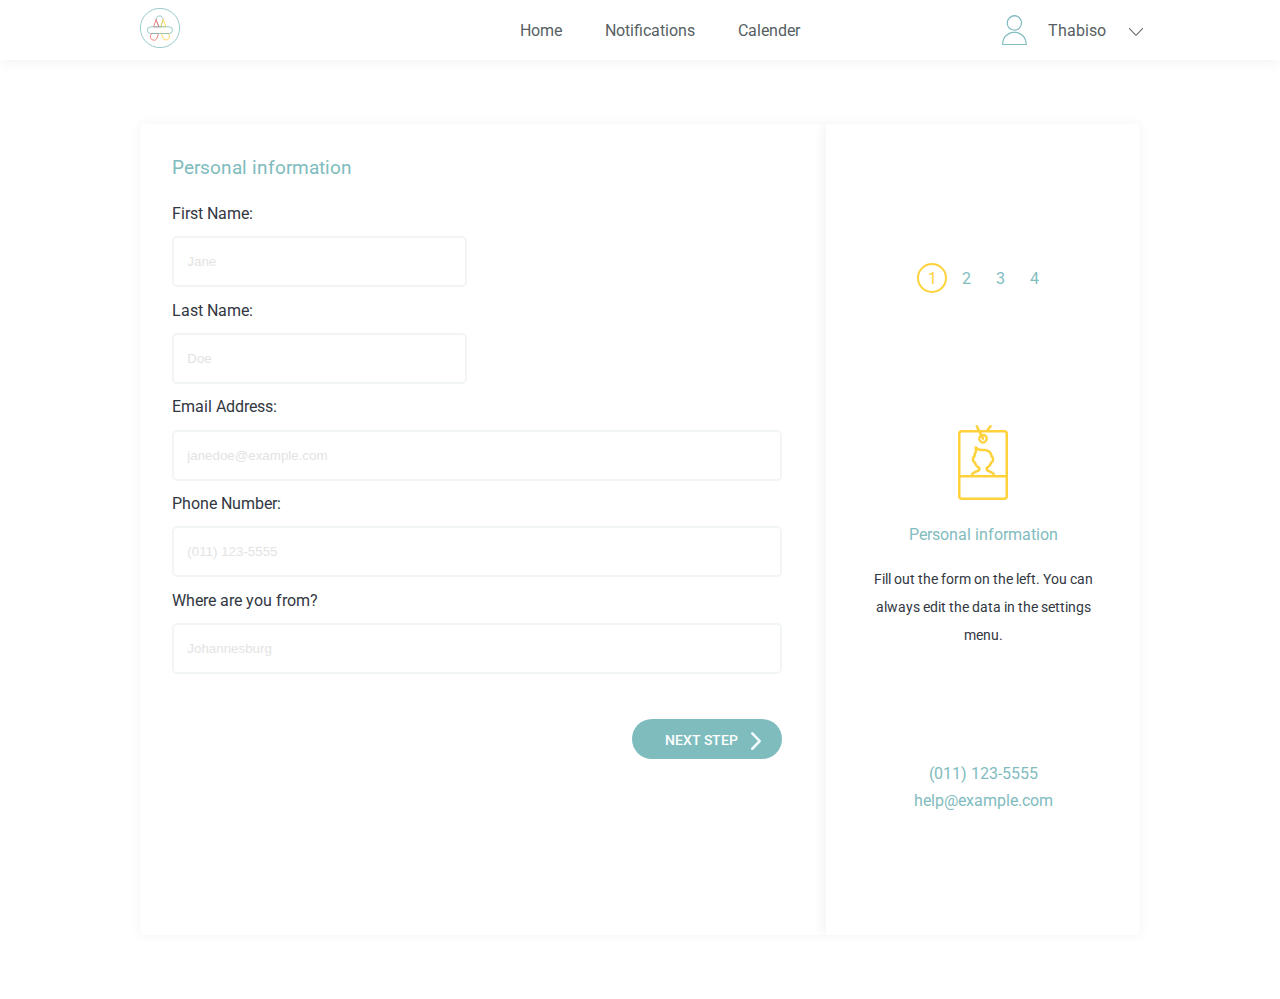
<file: personal.html>
<!DOCTYPE html>
<html lang="en">
<head>
    <meta charset="UTF-8">
    <meta name="viewport" content="width=device-width, initial-scale=1.0">
    <meta http-equiv="X-UA-Compatible" content="ie=edge">
    <title>Registration: Personal Infomation</title>
    <link rel="stylesheet" href="css/style.css">
    <link href="https://fonts.googleapis.com/css?family=Roboto" rel="stylesheet"> 
</head>
<body>
    <header class="main-header">
        <nav class="main-nav">
            <a class="logo" href="index.html">
                <img src="img/icons/logo.svg" alt="logo">   
             </a>
            <a href="index.html">
                <svg xmlns="http://www.w3.org/2000/svg" viewBox="0 0 47.083 40">
                    <path d="M19.9 40H6.024V21.082l-4.275-.007h-.018A1.671 1.671 0 0 1 .1 20.006a1.678 1.678 0 0 1 .488-1.848l.012-.006L21.33.978c1.861-1.556 3.241-1.029 4.439.015l20.7 17.161a1.624 1.624 0 0 1 .526 1.8 1.692 1.692 0 0 1-1.666 1.127h-4.272V40H27.176l.022-.634c0-.028 0-.052.006-.07V33.02a1.12 1.12 0 0 0-1.119-1.119h-5.09a1.12 1.12 0 0 0-1.119 1.119v6.28c0 .019 0 .043.006.07zM7.25 38.774h11.4V33.02a2.347 2.347 0 0 1 2.345-2.345h5.091a2.347 2.347 0 0 1 2.344 2.345v5.758h11.4V19.857h5.5a.438.438 0 0 0 .388-.738L24.986 1.936c-1.028-.856-1.588-1.131-2.9.007l-20.7 17.15a.438.438 0 0 0 .348.756l5.518.01z" fill="#a2b3bb"/>
                </svg>
                <span>Home</span>
            </a>
            <a href="#">
                <svg xmlns="http://www.w3.org/2000/svg" viewBox="0 0 39.273 40">
                    <path d="M39.273 7.273a7.273 7.273 0 0 0-14.21-2.182H3.807A3.812 3.812 0 0 0 0 8.9v27.292A3.812 3.812 0 0 0 3.807 40H31.1a3.812 3.812 0 0 0 3.807-3.807V13.934a7.281 7.281 0 0 0 4.366-6.661zm-5.818 28.92a2.355 2.355 0 0 1-2.355 2.352H3.807a2.355 2.355 0 0 1-2.353-2.353V8.9a2.355 2.355 0 0 1 2.353-2.355h20.957a7.578 7.578 0 0 0-.036.727 7.273 7.273 0 0 0 8.727 7.128zm.476-23.438a6.096 6.096 0 0 1-.436.135l-.079.02q-.193.049-.388.085c-.067.012-.135.021-.2.031-.1.015-.2.029-.293.039a6.21 6.21 0 0 1-.531.026 5.841 5.841 0 1 1 1.93-.336z" fill="#a2b3bb"/>
                </svg>
                <span>Notifications</span>
            </a>
            <a href="#">
                <svg xmlns="http://www.w3.org/2000/svg" viewBox="0 0 40 40">
                    <path class="a" d="M36.667 23.768V6.667a3.337 3.337 0 0 0-3.333-3.333h-5V.833a.833.833 0 0 0-1.667 0v2.5h-15v-2.5a.833.833 0 1 0-1.667 0v2.5H3.333A3.337 3.337 0 0 0 0 6.667v26.666a3.337 3.337 0 0 0 3.333 3.333h20.435a9.163 9.163 0 1 0 12.9-12.9zm-35-17.1A1.669 1.669 0 0 1 3.333 5H10v1.667a1.667 1.667 0 1 0 1.667 1.667V5h15v1.667a1.667 1.667 0 1 0 1.667 1.667V5h5A1.669 1.669 0 0 1 35 6.667v5H1.667zM3.333 35a1.669 1.669 0 0 1-1.667-1.667v-20H35v9.345A9.15 9.15 0 0 0 22.679 35zm27.5 3.333a7.5 7.5 0 1 1 7.5-7.5 7.508 7.508 0 0 1-7.5 7.5z" fill="#a2b3bb"/>
                    <path class="a" d="M34.411 27.744l-5.244 5.244-1.911-1.911a.833.833 0 0 0-1.178 1.178l2.5 2.5a.833.833 0 0 0 1.178 0l5.833-5.833a.833.833 0 0 0-1.179-1.178z" fill="#a2b3bb"/>
                </svg>
                <span>Calender</span>
            </a>
            <a class="active" href="#">
                <svg xmlns="http://www.w3.org/2000/svg" viewBox="0 0 33.079 40">
                    <path d="M23.44 23.467l-.1-.046a14.586 14.586 0 0 0-.738-.314q-.408-.164-.829-.306a22.746 22.746 0 0 0-.67-.208c-.343-.1-.69-.19-1.047-.269a14.084 14.084 0 0 0-.368-.071l-.084-.016a14.588 14.588 0 0 0-.637-.11l-.061-.01H18.9l-.061-.008a14.608 14.608 0 0 0-.539-.073l-.627-.052a16.867 16.867 0 0 0-2.326.006l-.222.019-.1.008-.259.023c-.238.025-.475.058-.712.1l-.07.01c-.162.027-.323.057-.482.087-.177.032-.351.067-.526.1a16.817 16.817 0 0 0-1.754.497l-.166.06c-.509.181-1.015.389-1.5.617l-.131.062a16.687 16.687 0 0 0-9.417 14.98c0 .146.01.29.019.434l.034 1.011h32.955l.044-1c.01-.148.019-.295.019-.445a16.662 16.662 0 0 0-9.639-15.086zM1.616 38.377a15.043 15.043 0 0 1 8.56-13.368l.165-.065.019-.019c.4-.184.816-.352 1.236-.5l.133-.048a14.668 14.668 0 0 1 1.593-.453c.156-.033.312-.065.473-.095.128-.023.254-.048.383-.068l.063-.011c.231-.036.463-.07.694-.095l.528-.046a14.117 14.117 0 0 1 2.154 0l.514.043c.127.015.254.032.408.054l.185.027c.193.028.386.062.58.1l.09.017c.109.02.217.041.32.063a17.252 17.252 0 0 1 1.548.431q.378.127.747.274t.7.3l.04.019a15.034 15.034 0 0 1 8.715 13.442H1.616zm10.931-18.479c.121.051.246.1.372.14l.263.1c.1.039.2.077.306.11a10.2 10.2 0 0 0 2.994.469h.082a10.21 10.21 0 0 0 1.041-.054c.116-.011.229-.03.343-.049l.253-.038c.142-.019.284-.04.433-.069.1-.021.2-.048.3-.075l.276-.071c.137-.033.273-.067.408-.109.084-.027.166-.058.248-.089l.222-.08c.158-.055.318-.112.478-.179a5.11 5.11 0 0 0 .183-.085l.072-.036c.219-.1.437-.2.653-.316l.141-.084c.242-.138.484-.281.729-.449.127-.086.248-.183.368-.278l.414-.323a10.3 10.3 0 0 0 3.745-7.889v-.086a10.3 10.3 0 0 0-20.589-.652l-.006.132a6.787 6.787 0 0 0-.023.518 10.337 10.337 0 0 0 6.294 9.542zM7.886 9.951l.01-.146a8.69 8.69 0 0 1 17.365.477v.085a8.748 8.748 0 0 1-3.172 6.725l-.384.294c-.086.07-.172.14-.28.214-.194.132-.4.251-.607.37l-.116.071a7.99 7.99 0 0 1-.549.263l-.214.1c-.123.051-.252.1-.38.14l-.267.1c-.052.019-.1.041-.155.056-.1.031-.2.054-.3.08l-.322.083c-.07.019-.138.038-.2.051-.107.021-.217.036-.326.051l-.307.046a2.93 2.93 0 0 1-.232.034c-.269.028-.54.044-.814.046h-.078a8.619 8.619 0 0 1-2.583-.394c-.072-.023-.142-.051-.212-.078l-.3-.111a12.78 12.78 0 0 1-.279-.1 8.723 8.723 0 0 1-5.309-8.047c-.01-.142.001-.276.011-.41z" fill="#a2b3bb"/>
                </svg>
                <span>Thabiso <img src="img/icons/arrow-down.svg" alt="open"></span>
            </a>
        </nav>
    </header>
    <main>
        <section class="information">
            <article class="wrapper">
                <header class="title">
                    <h2>Personal information</h2>
                    <img src="img/icons/arrow-right.svg" alt="next">
                </header>
            </article>
            <aside class="sidebar">
                <article class="wrapper">
                    <div class="pagination">
                        <a class="active" href="#">1</a>
                        <a href="#">2</a>
                        <a href="#">3</a>
                        <a href="#">4</a>
                        <span></span>
                    </div>
                    <div class="card">
                        <span></span>
                        <img src="img/icons/card.svg" alt="card">
                        <h4>Personal information</h4>
                        <p>Fill out the form on the left. You can always edit the data in the settings menu.</p>
                        <span></span>
                    </div>
                    <div class="contact">
                        <span>(011) 123-5555</span>
                        <span>help@example.com</span>
                    </div>
                </article>
            </aside>
            <form class="personal">
                <article class="wrapper">
                    <div class="fullname">
                        <label for="firstname">
                            First Name:
                            <input type="text" name="name" placeholder="Jane">
                        </label>
                        <label for="lastname">
                            Last Name:
                            <input type="text" name="name" placeholder="Doe">
                        </label>
                    </div>
                    <label for="email">
                        Email Address:
                        <input type="email" name="email" placeholder="janedoe@example.com">
                    </label>
                    <label for="phone">
                        Phone Number:
                        <input type="tel" name="phone" placeholder="(011) 123-5555">
                    </label>
                    <label for="location">
                        Where are you from?
                        <input type="text" name="location" placeholder="Johannesburg">
                    </label>
                    <div class="pagination">
                        <a class="next" href="company.html">Next Step<img src="img/icons/arrow-right-white.svg" alt="previous"></a>
                    </div>
                </form>
            </article>
        </section>
    </main>
</body>
</html>
</file>
<file: css/style.css>
@import url('../css/component/banner.css');
@import url('../css/main.css');
@import url('../css/component/navigation.css');
@import url('../css/component/information.css');
</file>
